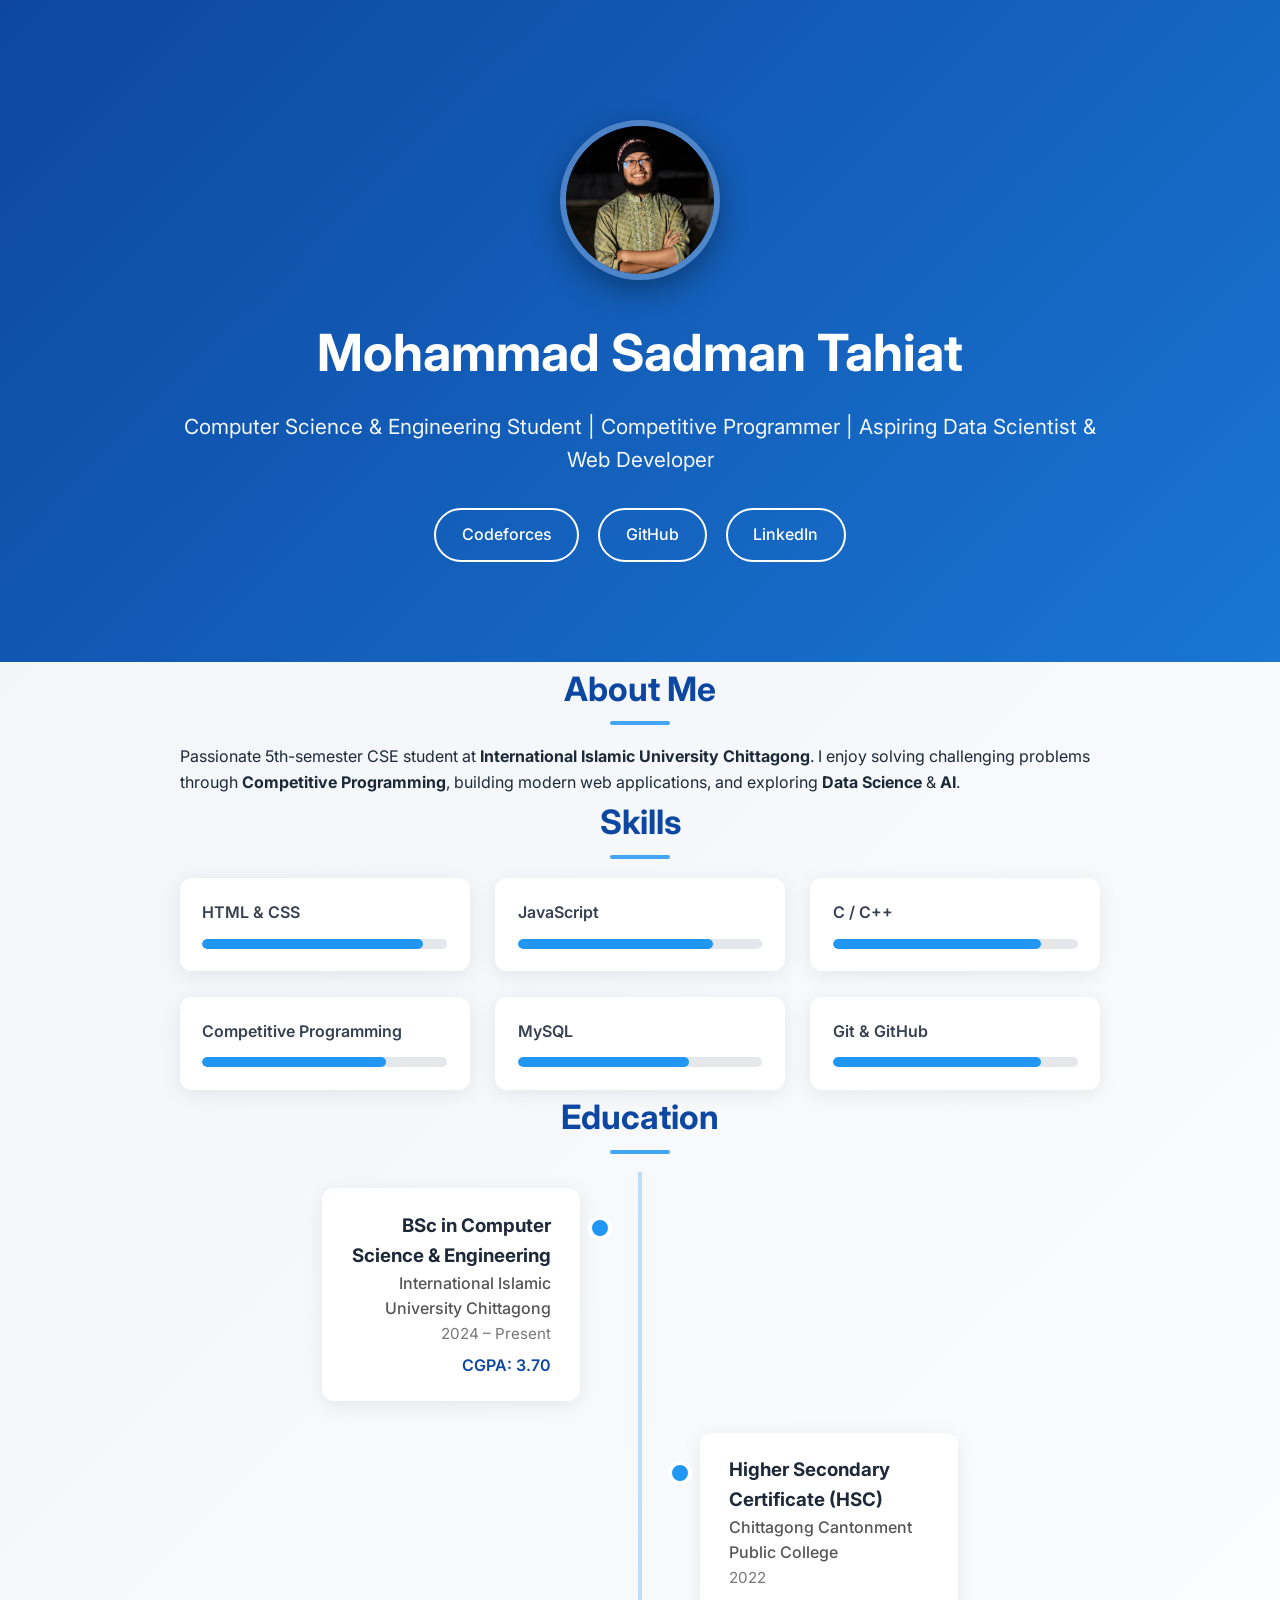
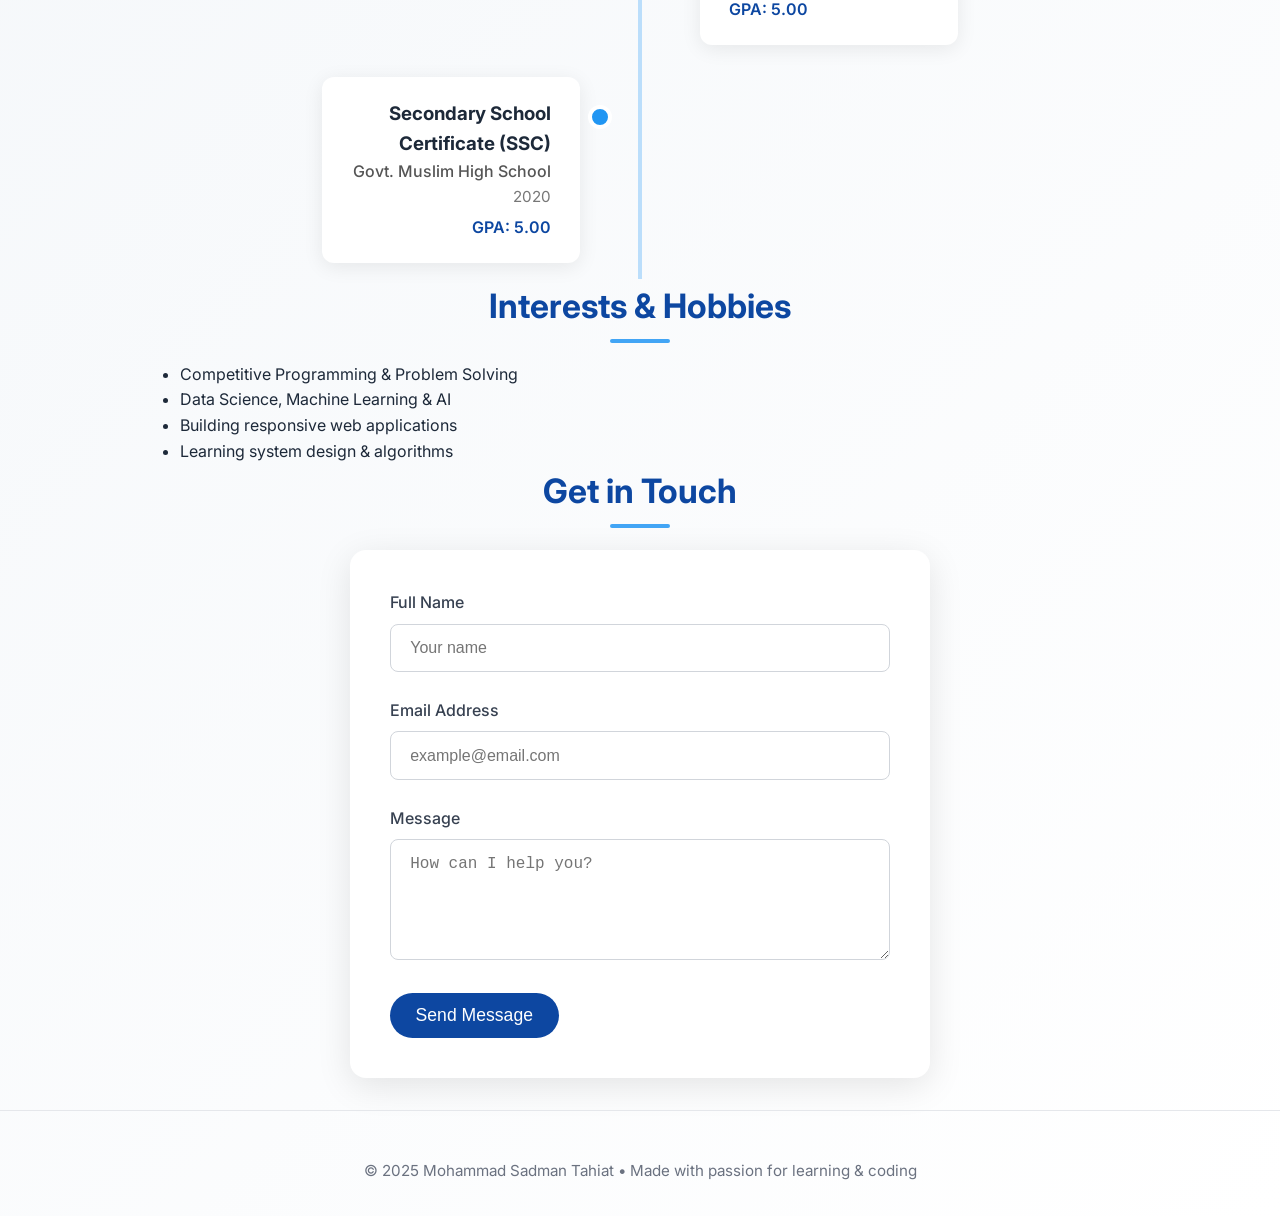
<file: index.html>
<!DOCTYPE html>
<html lang="en">
<head>
    <meta charset="UTF-8" />
    <meta name="viewport" content="width=device-width, initial-scale=1.0"/>
    <title>Mohammad Sadman Tahiat | Portfolio</title>
    <link rel="stylesheet" href="style.css"/>
    <link rel="preconnect" href="https://fonts.googleapis.com">
    <link rel="preconnect" href="https://fonts.gstatic.com" crossorigin>
    <link href="https://fonts.googleapis.com/css2?family=Inter:wght@300;400;500;600;700&display=swap" rel="stylesheet">
</head>
<body>

    <header class="hero">
        <div class="container">
            <img src="images/sadman.jpg" alt="Mohammad Sadman Tahiat" class="profile-photo"/>
            <h1>Mohammad Sadman Tahiat</h1>
            <p class="tagline">
                Computer Science & Engineering Student | Competitive Programmer | Aspiring Data Scientist & Web Developer
            </p>
            <div class="social-links">
                <a href="https://codeforces.com/profile/YOUR_HANDLE" target="_blank" class="btn btn-outline">Codeforces</a>
                <a href="https://github.com/YOUR_USERNAME" target="_blank" class="btn btn-outline">GitHub</a>
                <a href="https://linkedin.com/in/YOUR_PROFILE" target="_blank" class="btn btn-outline">LinkedIn</a>
            </div>
        </div>
    </header>

    <main class="container">

        <section class="about">
            <h2>About Me</h2>
            <p>
                Passionate 5th-semester CSE student at <strong>International Islamic University Chittagong</strong>.
                I enjoy solving challenging problems through <strong>Competitive Programming</strong>,
                building modern web applications, and exploring <strong>Data Science</strong> & <strong>AI</strong>.
            </p>
        </section>

        <section class="skills">
            <h2>Skills</h2>
            <div class="skills-grid">
                <div class="skill-item">
                    <span class="skill-name">HTML & CSS</span>
                    <div class="progress"><div class="progress-bar" style="width:90%"></div></div>
                </div>
                <div class="skill-item">
                    <span class="skill-name">JavaScript</span>
                    <div class="progress"><div class="progress-bar" style="width:80%"></div></div>
                </div>
                <div class="skill-item">
                    <span class="skill-name">C / C++</span>
                    <div class="progress"><div class="progress-bar" style="width:85%"></div></div>
                </div>
                <div class="skill-item">
                    <span class="skill-name">Competitive Programming</span>
                    <div class="progress"><div class="progress-bar" style="width:75%"></div></div>
                </div>
                <div class="skill-item">
                    <span class="skill-name">MySQL</span>
                    <div class="progress"><div class="progress-bar" style="width:70%"></div></div>
                </div>
                <div class="skill-item">
                    <span class="skill-name">Git & GitHub</span>
                    <div class="progress"><div class="progress-bar" style="width:85%"></div></div>
                </div>
            </div>
        </section>

        <section class="education">
            <h2>Education</h2>
            <div class="timeline">
                <div class="timeline-item">
                    <div class="timeline-content">
                        <h3>BSc in Computer Science & Engineering</h3>
                        <p class="institution">International Islamic University Chittagong</p>
                        <p class="period">2024 – Present</p>
                        <p class="result">CGPA: 3.70</p>
                    </div>
                </div>
                <div class="timeline-item">
                    <div class="timeline-content">
                        <h3>Higher Secondary Certificate (HSC)</h3>
                        <p class="institution">Chittagong Cantonment Public College</p>
                        <p class="period">2022</p>
                        <p class="result">GPA: 5.00</p>
                    </div>
                </div>
                <div class="timeline-item">
                    <div class="timeline-content">
                        <h3>Secondary School Certificate (SSC)</h3>
                        <p class="institution">Govt. Muslim High School</p>
                        <p class="period">2020</p>
                        <p class="result">GPA: 5.00</p>
                    </div>
                </div>
            </div>
        </section>

        <section class="hobbies">
            <h2>Interests & Hobbies</h2>
            <ul class="hobby-list">
                <li>Competitive Programming & Problem Solving</li>
                <li>Data Science, Machine Learning & AI</li>
                <li>Building responsive web applications</li>
                <li>Learning system design & algorithms</li>
            </ul>
        </section>

        <section id="contact" class="contact">
            <h2>Get in Touch</h2>
            <form class="contact-form">
                <div class="form-group">
                    <label for="name">Full Name</label>
                    <input type="text" id="name" name="name" required placeholder="Your name"/>
                </div>
                <div class="form-group">
                    <label for="email">Email Address</label>
                    <input type="email" id="email" name="email" required placeholder="example@email.com"/>
                </div>
                <div class="form-group">
                    <label for="message">Message</label>
                    <textarea id="message" name="message" rows="5" required placeholder="How can I help you?"></textarea>
                </div>
                <button type="submit" class="btn btn-primary">Send Message</button>
            </form>
        </section>

    </main>

    <footer>
        <p>© 2025 Mohammad Sadman Tahiat • Made with passion for learning & coding</p>
    </footer>

    <script src="script.js"></script>
</body>
</html>
</file>
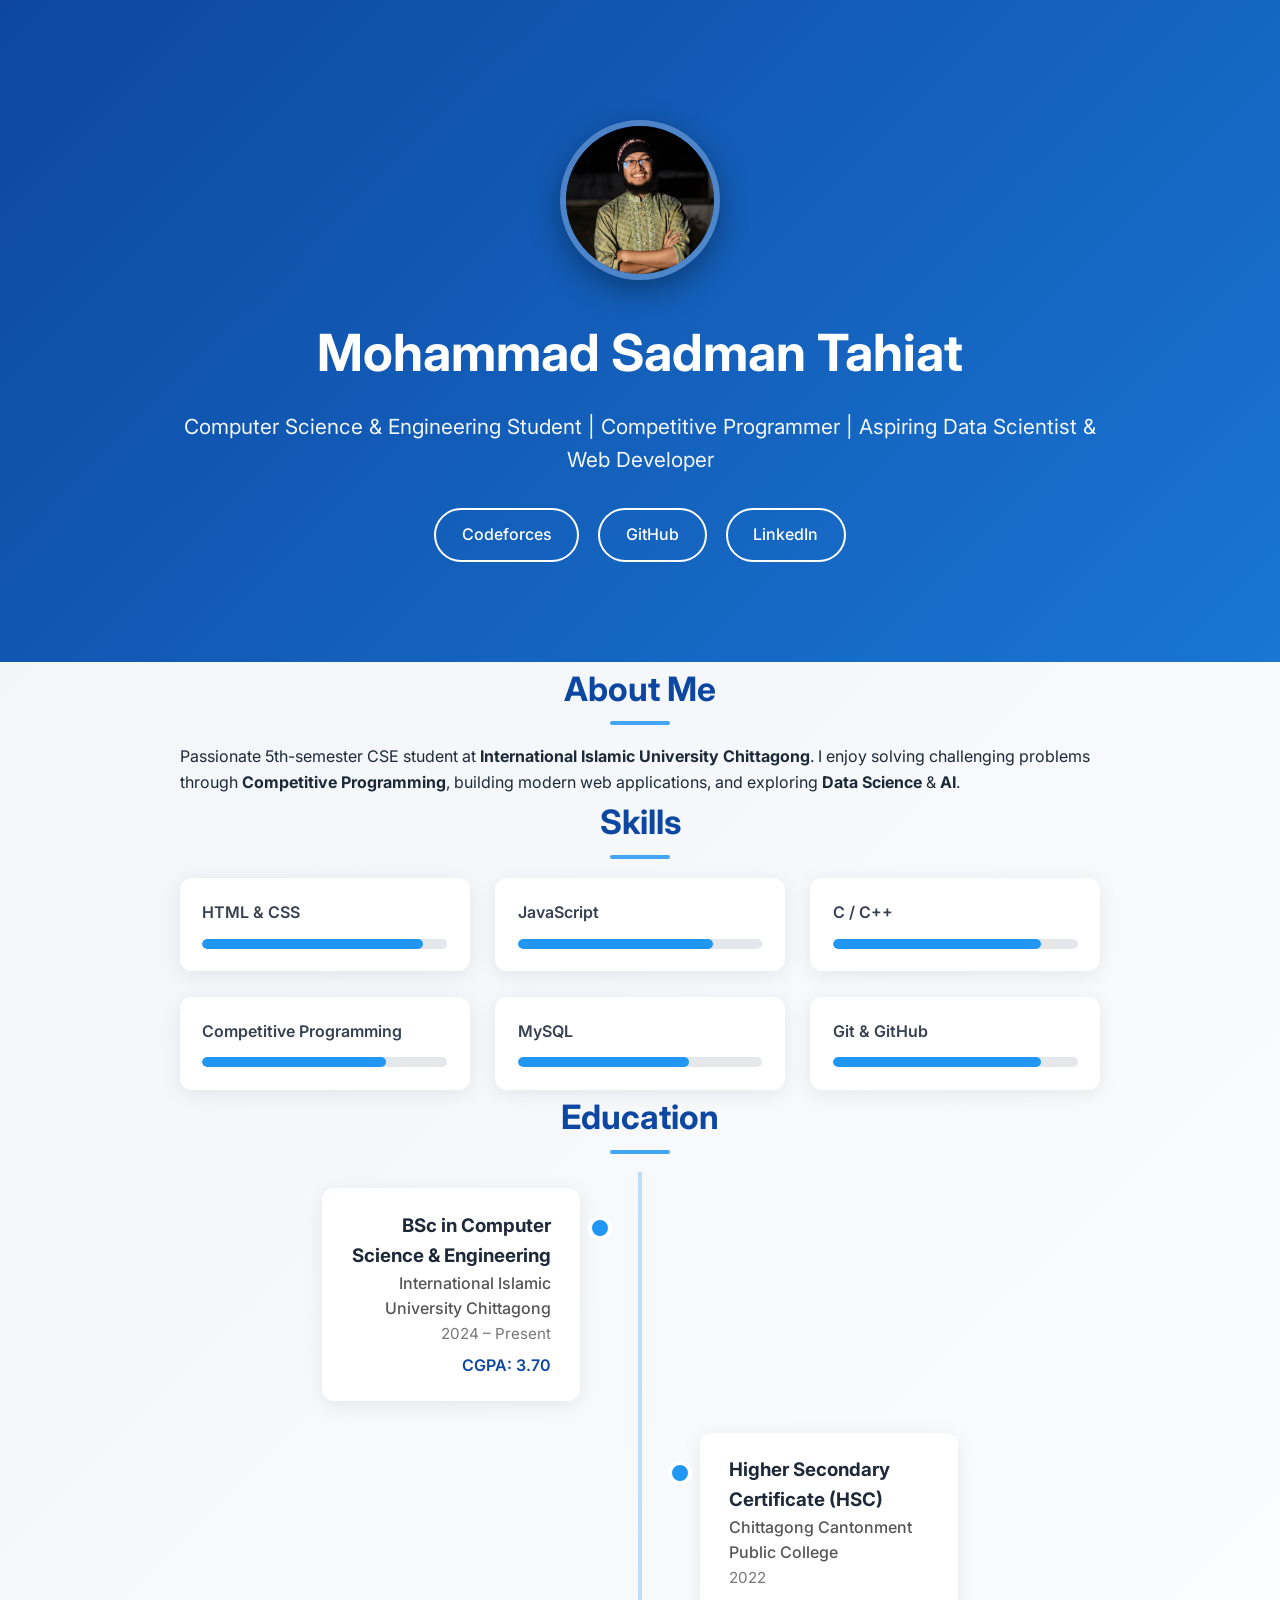
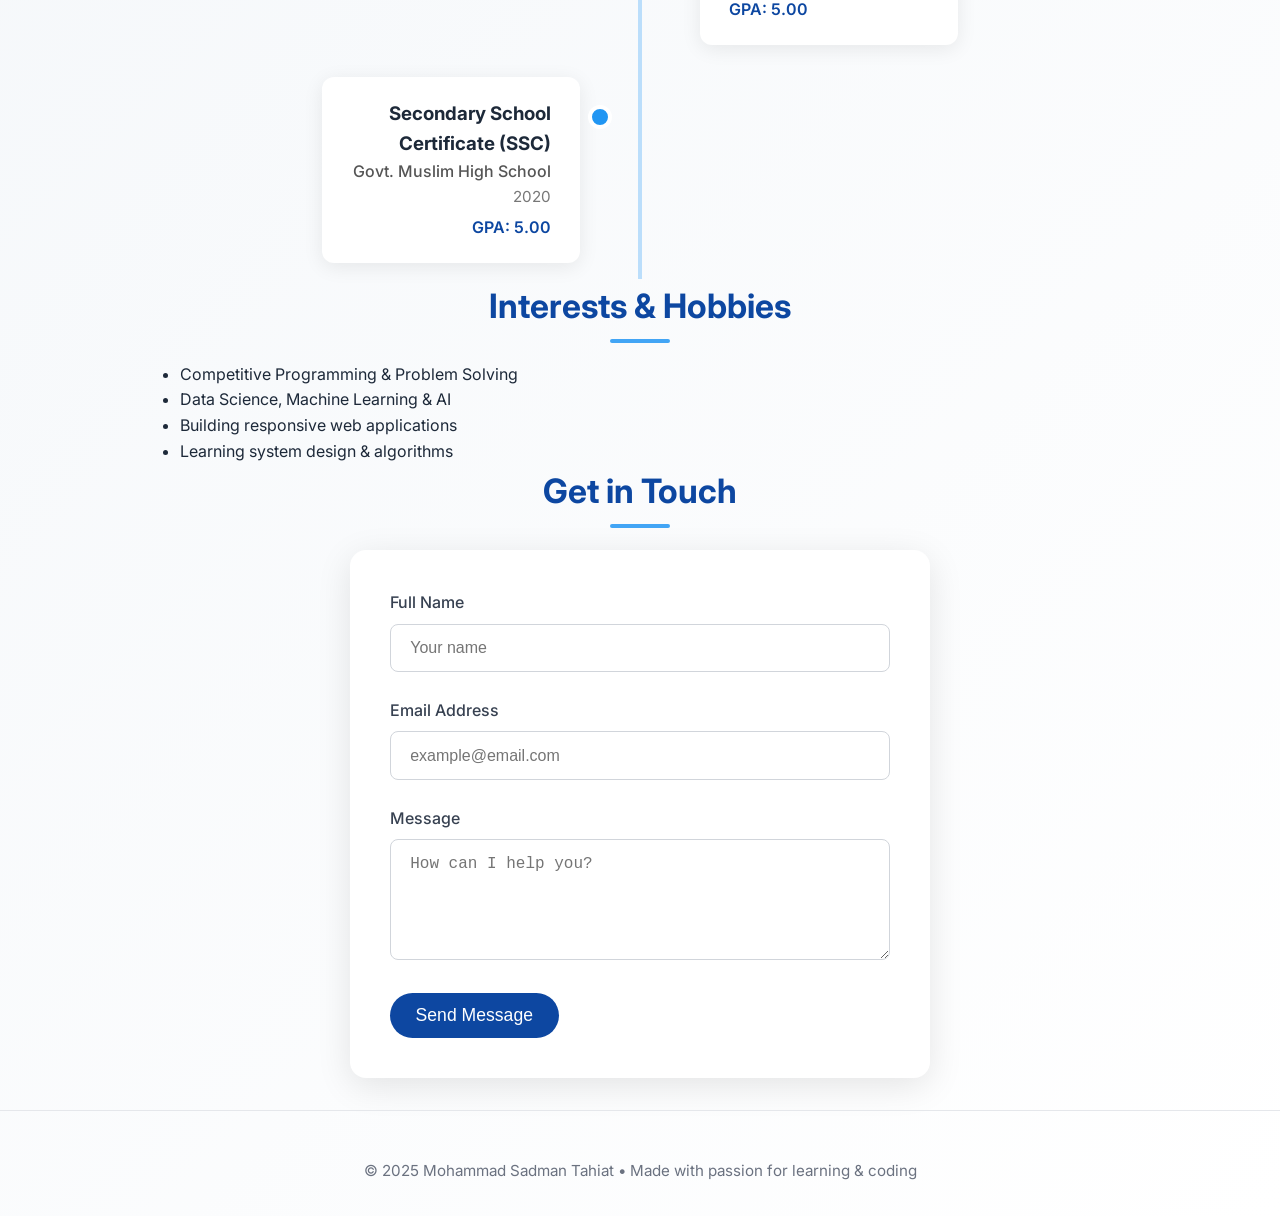
<file: portfolio.html>
<!DOCTYPE html>
<html lang="en">
<head>
    <meta charset="UTF-8" />
    <meta name="viewport" content="width=device-width, initial-scale=1.0"/>
    <title>Mohammad Sadman Tahiat | Portfolio</title>
    <link rel="stylesheet" href="style.css"/>
    <link rel="preconnect" href="https://fonts.googleapis.com">
    <link rel="preconnect" href="https://fonts.gstatic.com" crossorigin>
    <link href="https://fonts.googleapis.com/css2?family=Inter:wght@300;400;500;600;700&display=swap" rel="stylesheet">
</head>
<body>

    <header class="hero">
        <div class="container">
            <img src="images/sadman.jpg" alt="Mohammad Sadman Tahiat" class="profile-photo"/>
            <h1>Mohammad Sadman Tahiat</h1>
            <p class="tagline">
                Computer Science & Engineering Student | Competitive Programmer | Aspiring Data Scientist & Web Developer
            </p>
            <div class="social-links">
                <a href="https://codeforces.com/profile/YOUR_HANDLE" target="_blank" class="btn btn-outline">Codeforces</a>
                <a href="https://github.com/YOUR_USERNAME" target="_blank" class="btn btn-outline">GitHub</a>
                <a href="https://linkedin.com/in/YOUR_PROFILE" target="_blank" class="btn btn-outline">LinkedIn</a>
            </div>
        </div>
    </header>

    <main class="container">

        <section class="about">
            <h2>About Me</h2>
            <p>
                Passionate 5th-semester CSE student at <strong>International Islamic University Chittagong</strong>.
                I enjoy solving challenging problems through <strong>Competitive Programming</strong>,
                building modern web applications, and exploring <strong>Data Science</strong> & <strong>AI</strong>.
            </p>
        </section>

        <section class="skills">
            <h2>Skills</h2>
            <div class="skills-grid">
                <div class="skill-item">
                    <span class="skill-name">HTML & CSS</span>
                    <div class="progress"><div class="progress-bar" style="width:90%"></div></div>
                </div>
                <div class="skill-item">
                    <span class="skill-name">JavaScript</span>
                    <div class="progress"><div class="progress-bar" style="width:80%"></div></div>
                </div>
                <div class="skill-item">
                    <span class="skill-name">C / C++</span>
                    <div class="progress"><div class="progress-bar" style="width:85%"></div></div>
                </div>
                <div class="skill-item">
                    <span class="skill-name">Competitive Programming</span>
                    <div class="progress"><div class="progress-bar" style="width:75%"></div></div>
                </div>
                <div class="skill-item">
                    <span class="skill-name">MySQL</span>
                    <div class="progress"><div class="progress-bar" style="width:70%"></div></div>
                </div>
                <div class="skill-item">
                    <span class="skill-name">Git & GitHub</span>
                    <div class="progress"><div class="progress-bar" style="width:85%"></div></div>
                </div>
            </div>
        </section>

        <section class="education">
            <h2>Education</h2>
            <div class="timeline">
                <div class="timeline-item">
                    <div class="timeline-content">
                        <h3>BSc in Computer Science & Engineering</h3>
                        <p class="institution">International Islamic University Chittagong</p>
                        <p class="period">2024 – Present</p>
                        <p class="result">CGPA: 3.70</p>
                    </div>
                </div>
                <div class="timeline-item">
                    <div class="timeline-content">
                        <h3>Higher Secondary Certificate (HSC)</h3>
                        <p class="institution">Chittagong Cantonment Public College</p>
                        <p class="period">2022</p>
                        <p class="result">GPA: 5.00</p>
                    </div>
                </div>
                <div class="timeline-item">
                    <div class="timeline-content">
                        <h3>Secondary School Certificate (SSC)</h3>
                        <p class="institution">Govt. Muslim High School</p>
                        <p class="period">2020</p>
                        <p class="result">GPA: 5.00</p>
                    </div>
                </div>
            </div>
        </section>

        <section class="hobbies">
            <h2>Interests & Hobbies</h2>
            <ul class="hobby-list">
                <li>Competitive Programming & Problem Solving</li>
                <li>Data Science, Machine Learning & AI</li>
                <li>Building responsive web applications</li>
                <li>Learning system design & algorithms</li>
            </ul>
        </section>

        <section id="contact" class="contact">
            <h2>Get in Touch</h2>
            <form class="contact-form">
                <div class="form-group">
                    <label for="name">Full Name</label>
                    <input type="text" id="name" name="name" required placeholder="Your name"/>
                </div>
                <div class="form-group">
                    <label for="email">Email Address</label>
                    <input type="email" id="email" name="email" required placeholder="example@email.com"/>
                </div>
                <div class="form-group">
                    <label for="message">Message</label>
                    <textarea id="message" name="message" rows="5" required placeholder="How can I help you?"></textarea>
                </div>
                <button type="submit" class="btn btn-primary">Send Message</button>
            </form>
        </section>

    </main>

    <footer>
        <p>© 2025 Mohammad Sadman Tahiat • Made with passion for learning & coding</p>
    </footer>

    <script src="script.js"></script>
</body>
</html>
</file>
<file: style.css>
* {
    margin: 0;
    padding: 0;
    box-sizing: border-box;
}

body {
    font-family: 'Inter', system-ui, -apple-system, sans-serif;
    background: linear-gradient(135deg, #f0f4f8 0%, #ffffff 100%);
    color: #1d2939;
    line-height: 1.6;
}

.container {
    max-width: 960px;
    margin: 0 auto;
    padding: 0 20px;
}

/* ── Intro ── */
.hero {
    background: linear-gradient(135deg, #0d47a1 0%, #1976d2 100%);
    color: white;
    text-align: center;
    padding: 120px 20px 100px;
    position: relative;
}

.profile-photo {
    width: 160px;
    height: 160px;
    object-fit: cover;
    border-radius: 50%;
    border: 6px solid rgba(255,255,255,0.25);
    margin-bottom: 1.5rem;
    box-shadow: 0 10px 30px rgba(0,0,0,0.35);
}

.hero h1 {
    font-size: 3.2rem;
    margin-bottom: 0.5rem;
    font-weight: 700;
}

.tagline {
    font-size: 1.3rem;
    opacity: 0.95;
    margin: 1rem 0 2rem;
}

.social-links {
    display: flex;
    justify-content: center;
    gap: 1.2rem;
    flex-wrap: wrap;
}

/* ── Buttons ── */
.btn {
    display: inline-block;
    padding: 0.75rem 1.6rem;
    border-radius: 50px;
    font-weight: 500;
    text-decoration: none;
    transition: all 0.25s ease;
}

.btn-outline {
    border: 2px solid white;
    color: white;
}

.btn-outline:hover {
    background: white;
    color: #0d47a1;
}

.btn-primary {
    background: #0d47a1;
    color: white;
    border: none;
    cursor: pointer;
    font-size: 1.1rem;
}

.btn-primary:hover {
    background: #1565c0;
    transform: translateY(-2px);
}

/* ── Sections ── */
main {
    padding: 80px 0 60px;
}

h2 {
    font-size: 2.1rem;
    color: #0d47a1;
    margin-bottom: 1.8rem;
    text-align: center;
    position: relative;
}

h2::after {
    content: '';
    width: 60px;
    height: 4px;
    background: #42a5f5;
    position: absolute;
    bottom: -10px;
    left: 50%;
    transform: translateX(-50%);
    border-radius: 2px;
}

/* Skills */
.skills-grid {
    display: grid;
    grid-template-columns: repeat(auto-fit, minmax(280px, 1fr));
    gap: 1.6rem;
}

.skill-item {
    background: white;
    padding: 1.4rem;
    border-radius: 12px;
    box-shadow: 0 4px 20px rgba(0,0,0,0.08);
}

.skill-name {
    font-weight: 600;
    display: block;
    margin-bottom: 0.8rem;
    color: #374151;
}

.progress {
    height: 10px;
    background: #e5e7eb;
    border-radius: 5px;
    overflow: hidden;
}

.progress-bar {
    height: 100%;
    background: #2196f3;
    border-radius: 5px;
    transition: width 1.4s ease-out;
}

/* Education Timeline */
.timeline {
    position: relative;
    max-width: 700px;
    margin: 0 auto;
}

.timeline::before {
    content: '';
    position: absolute;
    width: 4px;
    background: #bbdefb;
    top: 0;
    bottom: 0;
    left: 50%;
    margin-left: -2px;
}

.timeline-item {
    position: relative;
    width: 50%;
    padding: 1rem 2rem;
}

.timeline-item:nth-child(odd) {
    left: 0;
    text-align: right;
    padding-right: 60px;
}

.timeline-item:nth-child(even) {
    left: 50%;
    padding-left: 60px;
}

.timeline-content {
    background: white;
    padding: 1.4rem 1.8rem;
    border-radius: 12px;
    box-shadow: 0 4px 20px rgba(0,0,0,0.08);
    position: relative;
}

.timeline-content::before {
    content: '';
    position: absolute;
    width: 16px;
    height: 16px;
    background: #2196f3;
    border: 4px solid white;
    border-radius: 50%;
    top: 28px;
}

.timeline-item:nth-child(odd) .timeline-content::before {
    right: -32px;
}

.timeline-item:nth-child(even) .timeline-content::before {
    left: -32px;
}

.institution { color: #555; font-weight: 500; }
.period     { color: #777; font-size: 0.95rem; }
.result     { font-weight: 600; color: #0d47a1; margin-top: 0.4rem; }

/* Contact Form */
.contact-form {
    max-width: 580px;
    margin: 2rem auto;
    background: white;
    padding: 2.5rem;
    border-radius: 16px;
    box-shadow: 0 8px 35px rgba(0,0,0,0.1);
}

.form-group {
    margin-bottom: 1.6rem;
}

label {
    display: block;
    margin-bottom: 0.5rem;
    font-weight: 500;
    color: #374151;
}

input, textarea {
    width: 100%;
    padding: 0.9rem 1.2rem;
    border: 1px solid #d1d5db;
    border-radius: 8px;
    font-size: 1rem;
}

input:focus, textarea:focus {
    outline: none;
    border-color: #2196f3;
    box-shadow: 0 0 0 3px rgba(33,150,243,0.15);
}

/* Footer */
footer {
    text-align: center;
    padding: 3rem 1rem 2rem;
    color: #6b7280;
    font-size: 0.95rem;
    border-top: 1px solid #e5e7eb;
}

/* Responsive */
@media (max-width: 768px) {
    .hero { padding: 90px 15px 70px; }
    .hero h1 { font-size: 2.6rem; }
    
    .timeline::before { left: 30px; }
    .timeline-item { width: 100%; left: 0 !important; padding-left: 70px !important; text-align: left !important; }
    .timeline-item .timeline-content::before { left: -36px !important; }
}
</file>
